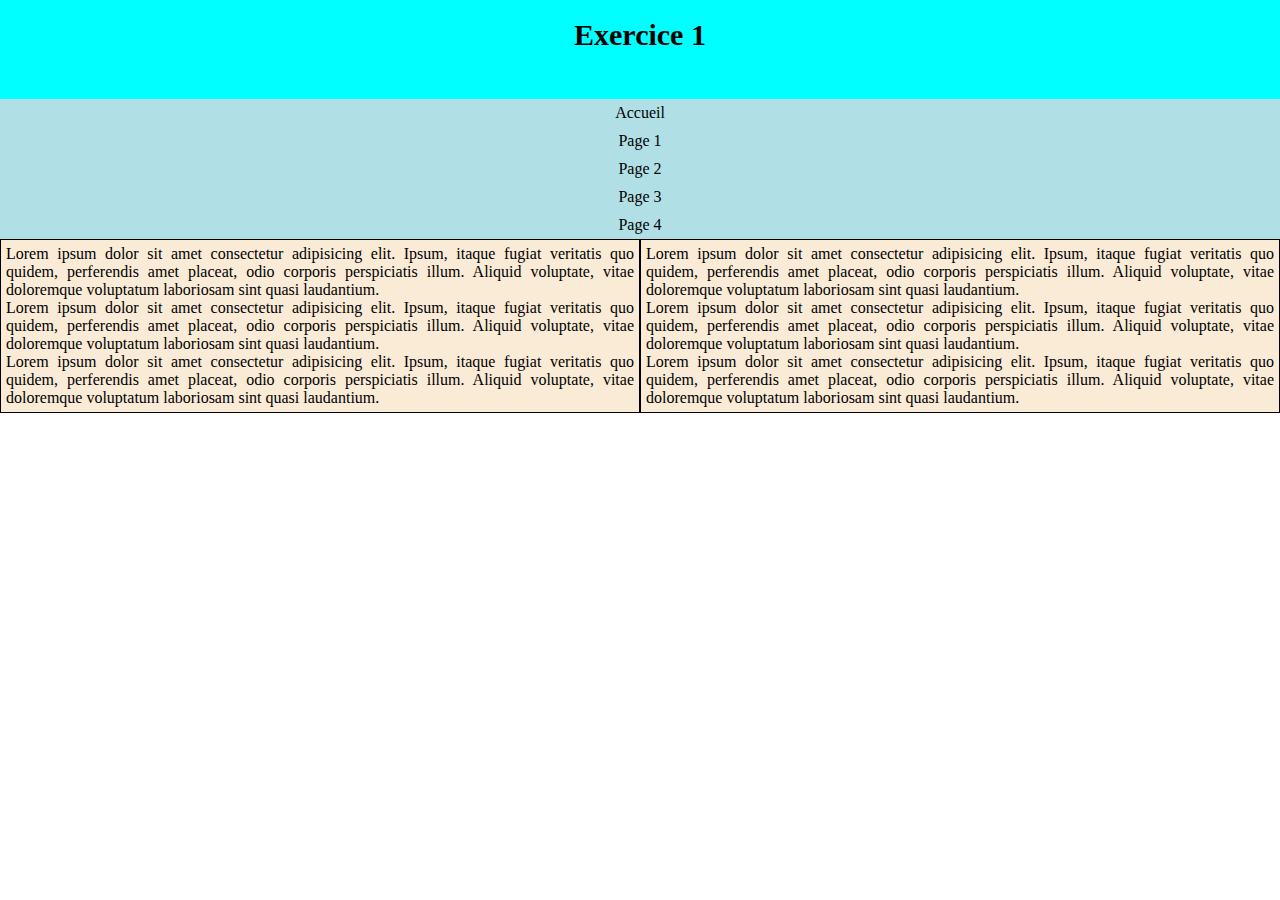
<file: index.html>
<!DOCTYPE html>
<html lang="fr">
<head>
    <meta charset="UTF-8">
    <meta http-equiv="X-UA-Compatible" content="IE=edge">
    <meta name="viewport" content="width=device-width, initial-scale=1.0">
    <title>Résponsive</title>
    <link rel="stylesheet" href="./assets/style/style.css">

</head>
<body>
    <header id="header">
       <h2> Exercice 1 </h2>
    </header>

    <menu>
        <ul>
            <li class="menu"><a href="">Accueil</a></li>
            <li class="menu"><a href="">Page 1</a></li>
            <li class="menu"><a href="">Page 2</a> </li>
            <li class="menu"><a href="">Page 3</a> </li>
            <li class="menu"><a href=""> Page 4</a></li>
        </ul>
    </menu>

    <main>
        <div id="relative">
            <div class="container">
                <p>Lorem ipsum dolor sit amet consectetur adipisicing elit. Ipsum, itaque fugiat veritatis quo quidem, perferendis amet placeat, odio corporis perspiciatis illum. Aliquid voluptate, vitae doloremque voluptatum laboriosam sint quasi laudantium.</p>
                <p>Lorem ipsum dolor sit amet consectetur adipisicing elit. Ipsum, itaque fugiat veritatis quo quidem, perferendis amet placeat, odio corporis perspiciatis illum. Aliquid voluptate, vitae doloremque voluptatum laboriosam sint quasi laudantium.</p>
                <p>Lorem ipsum dolor sit amet consectetur adipisicing elit. Ipsum, itaque fugiat veritatis quo quidem, perferendis amet placeat, odio corporis perspiciatis illum. Aliquid voluptate, vitae doloremque voluptatum laboriosam sint quasi laudantium.</p>
            </div>
            <div class="container">
                
                <p>Lorem ipsum dolor sit amet consectetur adipisicing elit. Ipsum, itaque fugiat veritatis quo quidem, perferendis amet placeat, odio corporis perspiciatis illum. Aliquid voluptate, vitae doloremque voluptatum laboriosam sint quasi laudantium.</p>
                <p>Lorem ipsum dolor sit amet consectetur adipisicing elit. Ipsum, itaque fugiat veritatis quo quidem, perferendis amet placeat, odio corporis perspiciatis illum. Aliquid voluptate, vitae doloremque voluptatum laboriosam sint quasi laudantium.</p>
                <p>Lorem ipsum dolor sit amet consectetur adipisicing elit. Ipsum, itaque fugiat veritatis quo quidem, perferendis amet placeat, odio corporis perspiciatis illum. Aliquid voluptate, vitae doloremque voluptatum laboriosam sint quasi laudantium.</p>

            </div>
        </div>
    </main>


    <footer>
        <p>Bonjour ! je suis invisible</p>
    </footer>


</body>
</html>
</file>
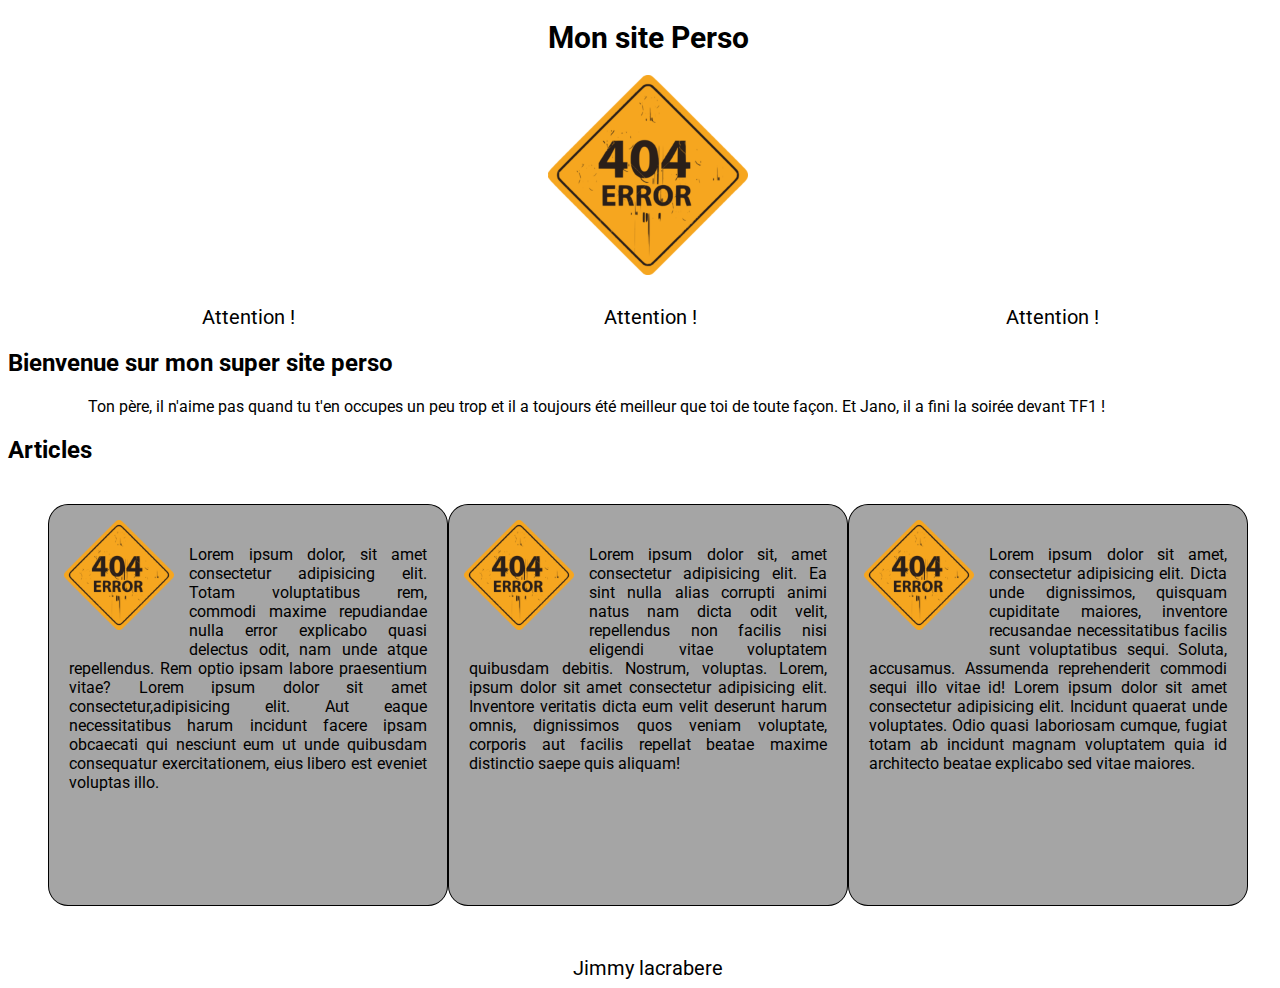
<file: grille.html>
<!DOCTYPE html>
<html lang="fr">
<head>
    <meta charset="UTF-8">
    <meta http-equiv="X-UA-Compatible" content="IE=edge">
    <meta name="viewport" content="width=device-width, initial-scale=1.0">
    <link rel="stylesheet" href="./assets/style/grille.css">
    <title>Grille</title>
</head>
<body class="container">
    
        <input type="checkbox" id="toggle">
        <nav>
            <a href="#" class="navbar-brand"></a>
            
            <label class="navbar-toggler" for="toggle">
                <span class="bar"></span>
                <span class="bar"></span>
                <span class="bar"></span>
            </label>

            <ul class="nav-list">
                <li class="nav-item">
                    <a class="nav-link" href="">c'est</a>
                </li>
                <li class="nav-item">
                    <a class="nav-link" href="">très</a>
                </li>
                <li class="nav-item">
                    <a class="nav-link" href="">moche</a>
                </li>
            </ul>
        </nav>

    <header>
        <h1>Mon site Perso</h1>
        <img id="error404" src="./assets/image/erreurs-404-300x300.png" alt="">  
            <div id="boo">         
                <ul class="center">
                    <li> <a href="">Attention !</a> </li>
                    <li> <a href="">Attention !</a> </li>
                    <li> <a href="">Attention !</a> </li>
                </ul>
            </div>        
    </header>

    <main>
        <h2>Bienvenue sur mon super site perso</h2>
        <p id="p_seul">Ton père, il n'aime pas quand tu t'en occupes un peu trop et il a toujours été meilleur que toi de toute façon. Et Jano, il a fini la soirée devant TF1 !</p>
        <h2>Articles</h2>

        <div class="flex">
            <div class="col-lg-4">
                <img  id="cont1" class="img_para" src="./assets/image/erreurs-404-300x300.png" alt="">
            <p>Lorem ipsum dolor, sit amet consectetur adipisicing elit. Totam voluptatibus rem, commodi maxime repudiandae nulla error explicabo quasi delectus odit, nam unde atque repellendus. Rem optio ipsam labore praesentium vitae?
            Lorem ipsum dolor sit amet consectetur,adipisicing elit. Aut eaque necessitatibus harum incidunt facere ipsam obcaecati qui nesciunt eum ut unde quibusdam consequatur exercitationem, eius libero est eveniet voluptas illo.
            </p>
            </div>
            <div id="cont2" class="col-lg-4">
                <img class="img_para" src="./assets/image/erreurs-404-300x300.png" alt="">
            <p>Lorem ipsum dolor sit, amet consectetur adipisicing elit. Ea sint nulla alias corrupti animi natus nam dicta odit velit, repellendus non facilis nisi eligendi vitae voluptatem quibusdam debitis. Nostrum, voluptas. Lorem, ipsum dolor sit amet consectetur adipisicing elit. Inventore veritatis dicta eum velit deserunt harum omnis, dignissimos quos veniam voluptate, corporis aut facilis repellat beatae maxime distinctio saepe quis aliquam!</p>
            </div>
            <div id="cont3" class="col-lg-4">
                <img class="img_para" src="./assets/image/erreurs-404-300x300.png" alt="">
            <p>Lorem ipsum dolor sit amet, consectetur adipisicing elit. Dicta unde dignissimos, quisquam cupiditate maiores, inventore recusandae necessitatibus facilis sunt voluptatibus sequi. Soluta, accusamus. Assumenda reprehenderit commodi sequi illo vitae id! Lorem ipsum dolor sit amet consectetur adipisicing elit. Incidunt quaerat unde voluptates. Odio quasi laboriosam cumque, fugiat totam ab incidunt magnam voluptatem quia id architecto beatae explicabo sed vitae maiores.</p>
            </div>
        </div>
    </main>

    <footer>
        Jimmy lacrabere 
    </footer>

</body>
</html>
</file>
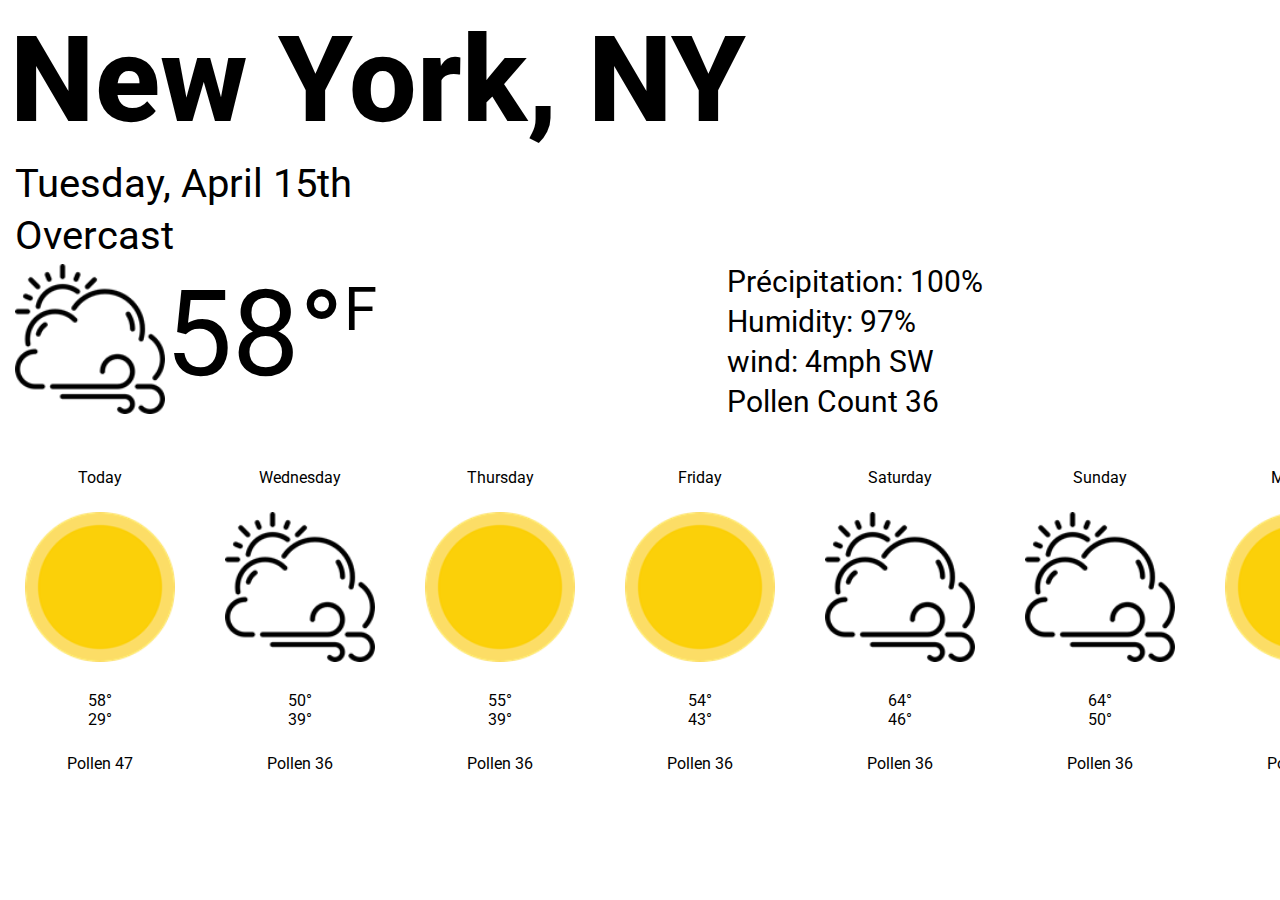
<file: météo.html>
<!DOCTYPE html>
<html lang="fr">
<head>
    <meta charset="UTF-8">
    <meta http-equiv="X-UA-Compatible" content="IE=edge">
    <meta name="viewport" content="width=device-width, initial-scale=1.0">
    <link rel="stylesheet" href="./assets/style/météo1.css">
    <title>Responsive</title>
</head>
<body>
        
    <header >
        <h1>La Météo de MNS</h1>
    </header>

    <main>
        <div >
            <div>
                <ul>
                    <li id="titre_meteo">New York, NY</li>
                    <li class="date">Tuesday, April 15th</li>
                    <li class="date">Overcast</li>
                    <div class="image"><img src="./assets/image/weather.png" alt="">
                        58° <p> F</p>
                        <div>
                            <ul id="infos">
                                <li class="info">Précipitation: 100%</li>
                                <li class="info">Humidity: 97%</li>
                                <li class="info">wind: 4mph SW</li>
                                <li class="info">Pollen Count 36</li>
                            </ul>
                        </div>
                    </div>
                    <br>
                    <hr>              
            </div>
        </div>

        <div id="ligne">
            <div id="meteo1">
            <ul class="meteo1">Today</ul>
            <ul class="meteo1"><img src="./assets/image/sun.png" alt="" ></ul>
            <ul class="meteo1">58°<br>29°</ul>
            <ul class="meteo1">Pollen 47</ul>
            </div>
            <hr>
            <div id="meteo1">
                <ul class="meteo1">Wednesday</ul>
                <ul class="meteo1"><img src="./assets/image/weather.png" alt="" ></ul>
                <ul class="meteo1">50°<br>39°</ul>
                <ul class="meteo1">Pollen 36</ul>
            </div>
            <hr>
            <div id="meteo1">
                <ul class="meteo1">Thursday</ul>
                <ul class="meteo1"><img src="./assets/image/sun.png" alt="" ></ul>
                <ul class="meteo1">55°<br>39°</ul>
                <ul class="meteo1">Pollen 36</ul>
            </div>
            <hr>
            <div id="meteo1">
                <ul class="meteo1">Friday</ul>
                <ul class="meteo1"><img src="./assets/image/sun.png" alt="" ></ul>
                <ul class="meteo1">54°<br>43°</ul>
                <ul class="meteo1">Pollen 36</ul>
            </div>
            <hr>
            <div id="meteo1">
                <ul class="meteo1">Saturday</ul>
                <ul class="meteo1"><img src="./assets/image/weather.png" alt="" ></ul>
                <ul class="meteo1">64°<br>46°</ul>
                <ul class="meteo1">Pollen 36</ul>
            </div>
            <hr>
            <div id="meteo1">
                <ul class="meteo1">Sunday</ul>
                <ul class="meteo1"><img src="./assets/image/weather.png" alt="" ></ul>
                <ul class="meteo1">64°<br>50°</ul>
                <ul class="meteo1">Pollen 36</ul>
            </div>
            <hr>
            <div id="meteo1">
                <ul class="meteo1">Monday</ul>
                <ul class="meteo1"><img src="./assets/image/sun.png" alt="" ></ul>
                <ul class="meteo1">61°<br>50°</ul>
                <ul class="meteo1">Pollen 36</ul>
            </div>
        </div>
    </main>


</body>
</html>
</file>
<file: assets/style/style.css>
* {
    margin: 0;
    padding: 0;
}

#header {
    height: 7vh;
    background-color: aqua;
    font-size: 20px;
    padding: 2vh;
    text-align: center;
}

.menu {
    background-color: powderblue;
}

menu ul li {
    text-align: center;
    padding: 5px;
}

menu ul li a {
    color: black;
    text-decoration: none;
}

/******************   **********************/
@media screen and (max-width:800px) {
    header {
        display: none;
    }
}

/*****************   **********************/

#relative {
    display: flex;
}

.container {
    background-color: antiquewhite;
    height: max-content;
    width: 100%;
    border: 1px solid black;
    text-align: justify;
    padding: 5px;
}

@media screen and (max-width:640px) {

    #relative {
        display: block;

    }

    .container {
        display: flex;
    }

}

footer {
    bottom: 0vh;
    position: fixed;
    background-color: blue;
    height: 10vh;
    width: 250vh;
    font-size: 40px;
}

@media screen {
    footer {
        display: none;
    }
}
</file>
<file: assets/style/grille.css>
@import url('https://fonts.googleapis.com/css2?family=Roboto&display=swap');

* {
    font-family: "Roboto";
    text-decoration: none;
    list-style: none;
}

h1 {
    text-align: center;
    font-size: 30px;
}

#error404 {
    display: block;
    margin: auto;
    width: 200px;
}

ul {
    display: flex;
    text-align: center;
}

ul li a {
    border: solid rgb(255, 255, 255) 1px;
    border-radius: 20px;
    padding: 9px;
    font-size: 20px;
    color: black;
}

.center {
    display: flex;
    justify-content: space-around;
    margin-top: 30px;
    margin-right: 35px;
}

#p_seul {
    margin-left: 80px;
}

.container {
    width: 100%;
}

.container1 {
    background-color: rgb(165, 165, 165);
    width: 400px;
    height: 400px;
    border: solid 1px black;
    border-radius: 5%;
}

.container2 {
    background-color: rgb(165, 165, 165);
    width: 400px;
    height: 400px;
    border: solid 1px black;
    border-radius: 5%;
    margin: 0 15px 0 15px;
}

.container3 {
    background-color: rgb(165, 165, 165);
    width: 400px;
    height: 400px;
    border: solid 1px black;
    border-radius: 5%;
}

.flex {
    display: flex;
    justify-content: space-around;
    margin: 20px;
    padding: 20px;
}

.img_para {
    width: 110px;
    margin: 15px;
    float: left;
}

div p {
    margin: 40px 20px 0 20px;
    text-align: justify;
}

footer {
    text-align: center;
    margin-top: 30px;
    font-size: 20px;
}

@media (max-width: 1200px) {

    .flex {
        flex-wrap: wrap;

    }

}

@media (max-width: 900px) {

    .center {
        display: flex;
    }
}

@media (max-width:700px) {
    #boo {
        display: none;
    }
}


/* 
.col-lg-4 {
    width: calc(400%/12);
    background-color: rgb(165, 165, 165);
    width: 400px;
    height: 400px;
    border: solid 1px black;
    border-radius: 5%;
} */

nav {
    display: flex;
    justify-content: space-between;
    padding: 0 15%;
    height: 75%;
    line-height: 75px;
}

nav .navbar-brand {
    color: rgb(163, 40, 40);
    font-size: 28px;
    font-weight: 500;
    letter-spacing: .5px;
}

nav .nav-list {
    display: flex;
}

nav .nav-list .nav-item {
    cursor: pointer;
    height: 100%;
    padding: 0 30px;
    transition: .4s;
}

nav .nav-list .nav-item:hover {
    background-color: rgb(53, 189, 189);
}

nav .nav-list .nav-link {
    color: rgb(253, 253, 253);
    font-size: 18px;
    font-weight: 500;
    border: 1px solid black;
    border-radius: 10%;
    background-color: black;
    margin-right: -70px;
}

@media (min-width: 700px) {

    nav {
        display: none;
    }

}

@media (max-width: 700px) {
    nav .nav-list {
        display: grid;
        position: absolute;
        width: 100%;
        top: 40px;
        left: 150px;
        transform: translateY(-150%);
        z-index: -1;
        transition: .6s;
    }

    nav .nav-list .nav-item {
        padding-left: 35px;
    }

    nav .navbar-toggler {
        display: grid !important;
    }
}

nav .navbar-toggler {
    display: none;
    height: min-content;
    margin: 18px -50px 0 0;
    cursor: pointer;
}

nav .navbar-toggler .bar {
    width: 40px;
    height: 7px;
    margin-bottom: 10px;
    background-color: rgb(0, 0, 0);
    border-radius: 10px;
    transition: .4s;
}

input {
    display: none;
}

input:checked~nav .nav-list {
    transform: translateY(0);
}

input:checked~nav .navbar-toggler {
    margin-top: 35px;
    margin-right: -10px;
}

input:checked~nav .navbar-toggler .bar:nth-child(1) {
    position: absolute;
    transform: rotate(45deg);
}

input:checked~nav .navbar-toggler .bar:nth-child(2) {
    display: none;
}

input:checked~nav .navbar-toggler .bar:nth-child(3) {
    position: absolute;
    transform: rotate(-45deg);
}


.col-xs-1 {
    width: calc(100%/12);
}

.col-xs-2 {
    width: calc(200%/12);
}

.col-xs-3 {
    width: calc(300%/12);
}

.col-xs-4 {
    width: calc(400%/12);
}

.col-xs-5 {
    width: calc(500%/12);
}

.col-xs-6 {
    width: calc(600%/12);
}

.col-xs-7 {
    width: calc(700%/12);
}

.col-xs-8 {
    width: calc(800%/12);
}

.col-xs-9 {
    width: calc(900%/12);
}

.col-xs-10 {
    width: calc(1000%/12);
}

.col-xs-11 {
    width: calc(1100%/12);
}

.col-xs-12 {
    width: calc(1200%/12);
}

.col-sm-1 {
    width: calc(100%/12);
}

.col-sm-2 {
    width: calc(200%/12);
}

.col-sm-3 {
    width: calc(300%/12);
}

.col-sm-4 {
    width: calc(400%/12);
}

.col-sm-5 {
    width: calc(500%/12);
}

.col-sm-6 {
    width: calc(600%/12);
}

.col-sm-7 {
    width: calc(700%/12);
}

.col-sm-8 {
    width: calc(800%/12);
}

.col-sm-9 {
    width: calc(900%/12);
}

.col-sm-10 {
    width: calc(1000%/12);
}

.col-sm-11 {
    width: calc(1100%/12);
}

.col-sm-12 {
    width: calc(1200%/12);
}

.col-md-1 {
    width: calc(100%/12);
}

.col-md-2 {
    width: calc(200%/12);
}

.col-md-3 {
    width: calc(300%/12);
}

.col-md-4 {
    width: calc(400%/12);
}

.col-md-5 {
    width: calc(500%/12);
}

.col-md-6 {
    width: calc(600%/12);
}

.col-md-7 {
    width: calc(700%/12);
}

.col-md-8 {
    width: calc(800%/12);
}

.col-md-9 {
    width: calc(900%/12);
}

.col-md-10 {
    width: calc(1000%/12);
}

.col-md-11 {
    width: calc(1100%/12);
}

.col-md-12 {
    width: calc(1200%/12);
}

.col-lg-1 {
    width: calc(100%/12);
}

.col-lg-2 {
    width: calc(200%/12);
}

.col-lg-3 {
    width: calc(300%/12);
}

.col-lg-4 {
    width: calc(400%/12);
    background-color: rgb(165, 165, 165);
    width: 400px;
    height: 400px;
    border: solid 1px black;
    border-radius: 5%;
}

.col-lg-5 {
    width: calc(500%/12);
}

.col-lg-6 {
    width: calc(600%/12);
}

.col-lg-7 {
    width: calc(700%/12);
}

.col-lg-8 {
    width: calc(800%/12);
}

.col-lg-9 {
    width: calc(900%/12);
}

.col-lg-10 {
    width: calc(1000%/12);
}

.col-lg-11 {
    width: calc(1100%/12);
}

.col-lg-12 {
    width: calc(1200%/12);
}
</file>
<file: assets/style/météo1.css>
@import url('https://fonts.googleapis.com/css2?family=Roboto&display=swap');

* {
    padding: 0;
    margin: 0;
    text-decoration: none;
    list-style: none;
    font-family: "Roboto";
}

header {
    background-color: lightblue;
    height: 100px;
    text-align: center;
    padding: 20px;
}

#titre_meteo {
    font-size: 35px;
    font-weight: 800;
    margin: 5px;
    padding: 5px;
}

.date {
    margin: 0 0 5px 15px;
}

.image {
    margin-left: 15px;
    display: flex;
}

#infos {
    margin-left: 25vh;
    font-size: 15px;
}

.info {
    margin-bottom: 5px;
}

#meteo1 {
    display: flex;
    justify-content: space-between;
}

.meteo1 {
    margin: 25px;
}

img {
    width: 50px;
    height: 50px;
}

@media screen and (min-width:750px) {
    header {
        display: none;
    }

    #meteo1 {
        justify-content: space-between;
    }

}

@media screen and (min-width:1250px) {

    hr {
        display: none;
    }

    #titre_meteo {
        font-size: 120px;
    }

    .date {
        font-size: 40px;
    }

    img {
        height: 150px;
        width: 150px;
    }

    .image {
        font-size: 120px;
    }

    .image p {
        font-size: 60px;
        margin-top: 10px;
    }

    #infos {
        font-size: 30px;
        margin-left: 350px;
    }

    #meteo1 {
        display: block;
        text-align: center;
    }

    #ligne {
        display: flex;
    }
}
</file>
